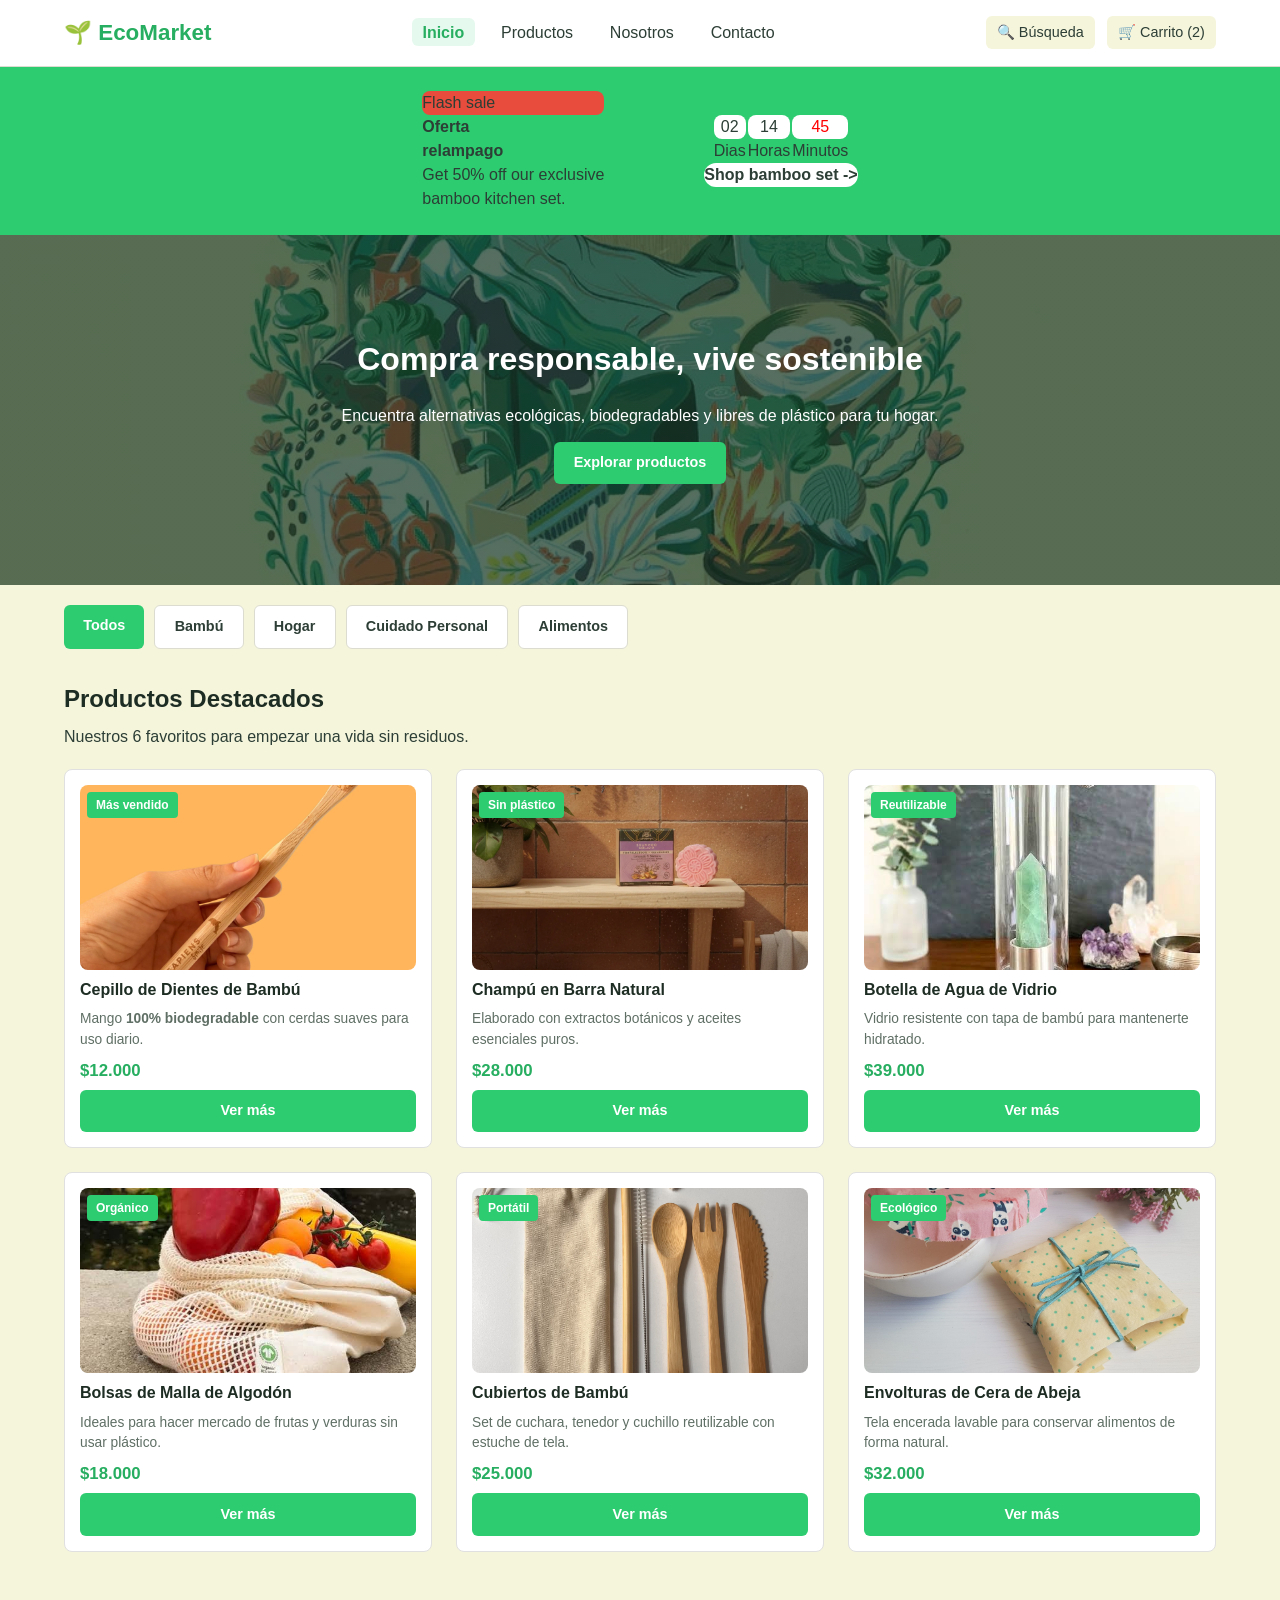
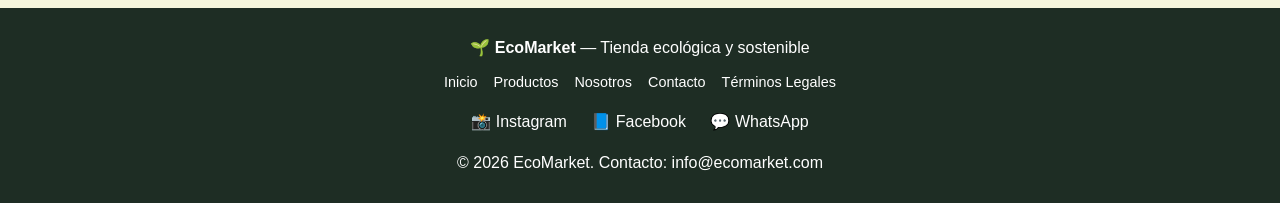
<file: index.html>
<!DOCTYPE html>
<html lang="es">
<head>
  <meta charset="UTF-8">
  <meta name="viewport" content="width=device-width, initial-scale=1.0">
  <title>EcoMarket | Compra responsable, vive sostenible</title>
  <meta name="description" content="Tienda en línea de productos ecológicos, reutilizables y sustentables para cuidar nuestro planeta.">
  <link rel="stylesheet" href="css/main.css">
  <link rel="stylesheet" href="css/layout.css">
  <link rel="stylesheet" href="css/components.css">
  <link rel="stylesheet" href="css/animations.css">
</head>
<body>
  <header class="header">
    <div class="contenedor header__contenedor">
      <a href="index.html" class="header__logo">🌱 EcoMarket</a>
      <nav class="header__nav" aria-label="Navegación principal">
        <ul class="header__lista">
          <li class="header__item"><a href="index.html" class="header__enlace header__enlace--activo">Inicio</a></li>
          <li class="header__item"><a href="views/productos.html" class="header__enlace">Productos</a></li>
          <li class="header__item"><a href="views/sobre-nosotros.html" class="header__enlace">Nosotros</a></li>
          <li class="header__item"><a href="views/contacto.html" class="header__enlace">Contacto</a></li>
        </ul>
      </nav>
      <div class="header__acciones">
        <a href="views/productos.html" class="header__icono">🔍 Búsqueda</a>
        <a href="views/productos.html" class="header__icono">🛒 Carrito (2)</a>
      </div>
    </div>
  </header>
<section class="parcial">
  <div class="bloque1parcial">
    <p class="flash">  Flash sale</p>
    <p> <b>Oferta <br> relampago</b>  </p>
    <p> Get 50% off our exclusive <br> bamboo kitchen set.</p>
  </div>
  <div>
    <div>
<div class="numerosparcial">
  <div>
    <p class="borden">02</p>
    <p>Dias</p>
  </div>
  <div>
    <p class="borden">14</p>
    <p>Horas</p>
  </div>
  <div>
    <p class="minutopar">45</p>
    <p>Minutos</p>
  </div>

</div>
    </div>
  <div>
    <p class="shop"><b>Shop bamboo set -></b></p>
  </div>
  </div>
</section>

  <main>
    <section class="hero">
      <div class="hero__caja">
        <h1>Compra responsable, vive sostenible</h1>
        <p>Encuentra alternativas ecológicas, biodegradables y libres de plástico para tu hogar.</p>
        <a href="views/productos.html" class="btn">Explorar productos</a>
      </div>
    </section>

    <div class="categorias contenedor">
      <a href="views/productos.html" class="btn">Todos</a>
      <a href="views/productos.html" class="btn btn--secundario">Bambú</a>
      <a href="views/productos.html" class="btn btn--secundario">Hogar</a>
      <a href="views/productos.html" class="btn btn--secundario">Cuidado Personal</a>
      <a href="views/productos.html" class="btn btn--secundario">Alimentos</a>
    </div>

    <section class="destacados contenedor">
      <div class="seccion-encabezado">
        <h2>Productos Destacados</h2>
        <p>Nuestros 6 favoritos para empezar una vida sin residuos.</p>
      </div>

      <div class="grid-productos">
        <article class="tarjeta">
          <span class="tarjeta__etiqueta">Más vendido</span>
          <img src="img/products/Cepillo de dientes de bambú.webp" alt="Cepillo de dientes de bambú" class="tarjeta__imagen">
          <div class="tarjeta__cuerpo">
            <h3 class="tarjeta__nombre">Cepillo de Dientes de Bambú</h3>
            <p class="tarjeta__descripcion">Mango <strong>100% biodegradable</strong> con cerdas suaves para uso diario.</p>
            <p class="tarjeta__precio-actual">$12.000</p>
            <a href="views/productos.html" class="btn">Ver más</a>
          </div>
        </article>

        <article class="tarjeta">
          <span class="tarjeta__etiqueta">Sin plástico</span>
          <img src="img/products/Champú en barra.webp" alt="Champú en barra natural" class="tarjeta__imagen">
          <div class="tarjeta__cuerpo">
            <h3 class="tarjeta__nombre">Champú en Barra Natural</h3>
            <p class="tarjeta__descripcion">Elaborado con extractos botánicos y aceites esenciales puros.</p>
            <p class="tarjeta__precio-actual">$28.000</p>
            <a href="views/productos.html" class="btn">Ver más</a>
          </div>
        </article>

        <article class="tarjeta">
          <span class="tarjeta__etiqueta">Reutilizable</span>
          <img src="img/products/Termo o botella de agua de vidrio.jpg" alt="Termo o botella de agua de vidrio" class="tarjeta__imagen">
          <div class="tarjeta__cuerpo">
            <h3 class="tarjeta__nombre">Botella de Agua de Vidrio</h3>
            <p class="tarjeta__descripcion">Vidrio resistente con tapa de bambú para mantenerte hidratado.</p>
            <p class="tarjeta__precio-actual">$39.000</p>
            <a href="views/productos.html" class="btn">Ver más</a>
          </div>
        </article>

        <article class="tarjeta">
          <span class="tarjeta__etiqueta">Orgánico</span>
          <img src="img/products/Bolsas de malla de algodón.jpg" alt="Bolsas de malla de algodón" class="tarjeta__imagen">
          <div class="tarjeta__cuerpo">
            <h3 class="tarjeta__nombre">Bolsas de Malla de Algodón</h3>
            <p class="tarjeta__descripcion">Ideales para hacer mercado de frutas y verduras sin usar plástico.</p>
            <p class="tarjeta__precio-actual">$18.000</p>
            <a href="views/productos.html" class="btn">Ver más</a>
          </div>
        </article>

        <article class="tarjeta">
          <span class="tarjeta__etiqueta">Portátil</span>
          <img src="img/products/Cubiertos de bambú para llevar.jpg" alt="Cubiertos de bambú para llevar" class="tarjeta__imagen">
          <div class="tarjeta__cuerpo">
            <h3 class="tarjeta__nombre">Cubiertos de Bambú</h3>
            <p class="tarjeta__descripcion">Set de cuchara, tenedor y cuchillo reutilizable con estuche de tela.</p>
            <p class="tarjeta__precio-actual">$25.000</p>
            <a href="views/productos.html" class="btn">Ver más</a>
          </div>
        </article>

        <article class="tarjeta">
          <span class="tarjeta__etiqueta">Ecológico</span>
          <img src="img/products/Envolturas de cera de abeja.jpg" alt="Envolturas de cera de abeja" class="tarjeta__imagen">
          <div class="tarjeta__cuerpo">
            <h3 class="tarjeta__nombre">Envolturas de Cera de Abeja</h3>
            <p class="tarjeta__descripcion">Tela encerada lavable para conservar alimentos de forma natural.</p>
            <p class="tarjeta__precio-actual">$32.000</p>
            <a href="views/productos.html" class="btn">Ver más</a>
          </div>
        </article>
      </div>
    </section>
  </main>

  <footer class="footer">
    <div class="contenedor footer__contenedor">
      <p><strong>🌱 EcoMarket</strong> — Tienda ecológica y sostenible</p>
      <ul class="footer__enlaces">
        <li><a href="index.html">Inicio</a></li>
        <li><a href="views/productos.html">Productos</a></li>
        <li><a href="views/sobre-nosotros.html">Nosotros</a></li>
        <li><a href="views/contacto.html">Contacto</a></li>
        <li><a href="views/sobre-nosotros.html">Términos Legales</a></li>
      </ul>
      <div>
        <a href="https://instagram.com" target="_blank" rel="noopener" class="icono-red">📸 Instagram</a>
        <a href="https://facebook.com" target="_blank" rel="noopener" class="icono-red">📘 Facebook</a>
        <a href="https://whatsapp.com" target="_blank" rel="noopener" class="icono-red">💬 WhatsApp</a>
      </div>
      <p>&copy; 2026 EcoMarket. Contacto: info@ecomarket.com</p>
    </div>
  </footer>
</body>
</html>
</file>
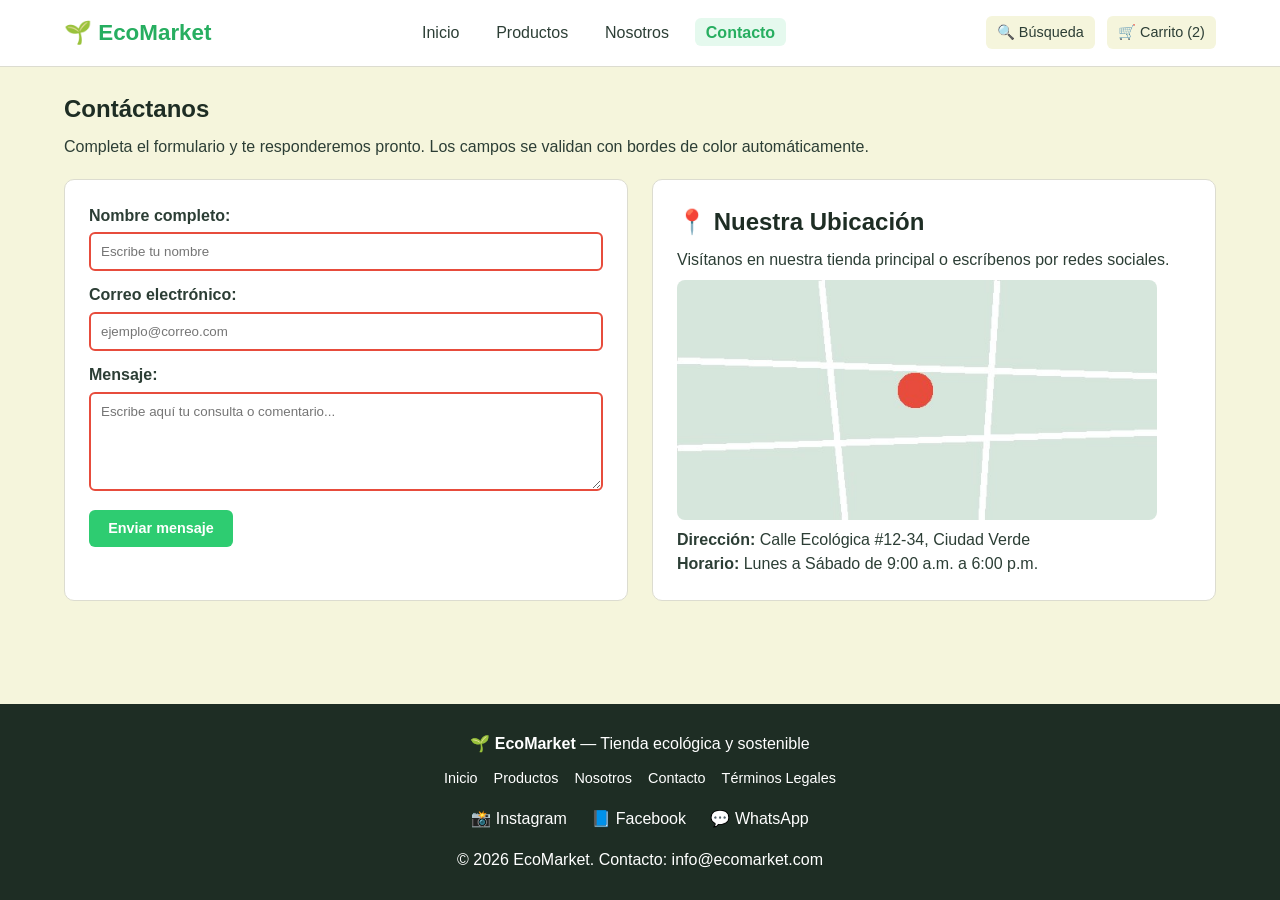
<file: views/contacto.html>
<!DOCTYPE html>
<html lang="es">
<head>
  <meta charset="UTF-8">
  <meta name="viewport" content="width=device-width, initial-scale=1.0">
  <title>Contacto | EcoMarket</title>
  <meta name="description" content="Ponte en contacto con el equipo de EcoMarket para resolver tus dudas sobre productos ecológicos.">
  <link rel="stylesheet" href="../css/main.css">
  <link rel="stylesheet" href="../css/layout.css">
  <link rel="stylesheet" href="../css/components.css">
  <link rel="stylesheet" href="../css/animations.css">
</head>
<body>
  <header class="header">
    <div class="contenedor header__contenedor">
      <a href="../index.html" class="header__logo">🌱 EcoMarket</a>
      <nav class="header__nav" aria-label="Navegación principal">
        <ul class="header__lista">
          <li class="header__item"><a href="../index.html" class="header__enlace">Inicio</a></li>
          <li class="header__item"><a href="productos.html" class="header__enlace">Productos</a></li>
          <li class="header__item"><a href="sobre-nosotros.html" class="header__enlace">Nosotros</a></li>
          <li class="header__item"><a href="contacto.html" class="header__enlace header__enlace--activo">Contacto</a></li>
        </ul>
      </nav>
      <div class="header__acciones">
        <a href="productos.html" class="header__icono">🔍 Búsqueda</a>
        <a href="productos.html" class="header__icono">🛒 Carrito (2)</a>
      </div>
    </div>
  </header>

  <main class="contenedor">
    <section class="contacto-seccion">
      <div class="seccion-encabezado">
        <h1>Contáctanos</h1>
        <p>Completa el formulario y te responderemos pronto. Los campos se validan con bordes de color automáticamente.</p>
      </div>

      <div class="contacto-grid">
        <form class="form-contacto" action="#" method="GET">
          <label for="nombre">Nombre completo:</label>
          <input type="text" id="nombre" name="nombre" placeholder="Escribe tu nombre" required>

          <label for="email">Correo electrónico:</label>
          <input type="email" id="email" name="email" placeholder="ejemplo@correo.com" required>

          <label for="mensaje">Mensaje:</label>
          <textarea id="mensaje" name="mensaje" rows="5" placeholder="Escribe aquí tu consulta o comentario..." required></textarea>

          <button type="submit" class="btn">Enviar mensaje</button>
        </form>

        <div class="ubicacion">
          <h2>📍 Nuestra Ubicación</h2>
          <p>Visítanos en nuestra tienda principal o escríbenos por redes sociales.</p>
          <img src="../img/mapa.jpg" alt="Mapa de ubicación de la sede EcoMarket" class="img-mapa">
          <p><strong>Dirección:</strong> Calle Ecológica #12-34, Ciudad Verde</p>
          <p><strong>Horario:</strong> Lunes a Sábado de 9:00 a.m. a 6:00 p.m.</p>
        </div>
      </div>
    </section>
  </main>

  <footer class="footer">
    <div class="contenedor footer__contenedor">
      <p><strong>🌱 EcoMarket</strong> — Tienda ecológica y sostenible</p>
      <ul class="footer__enlaces">
        <li><a href="../index.html">Inicio</a></li>
        <li><a href="productos.html">Productos</a></li>
        <li><a href="sobre-nosotros.html">Nosotros</a></li>
        <li><a href="contacto.html">Contacto</a></li>
        <li><a href="sobre-nosotros.html">Términos Legales</a></li>
      </ul>
      <div class="redes-sociales">
        <a href="https://instagram.com" target="_blank" rel="noopener" class="icono-red" aria-label="Instagram">📸 Instagram</a>
        <a href="https://facebook.com" target="_blank" rel="noopener" class="icono-red" aria-label="Facebook">📘 Facebook</a>
        <a href="https://whatsapp.com" target="_blank" rel="noopener" class="icono-red" aria-label="WhatsApp">💬 WhatsApp</a>
      </div>
      <p>&copy; 2026 EcoMarket. Contacto: info@ecomarket.com</p>
    </div>
  </footer>
</body>
</html>
</file>
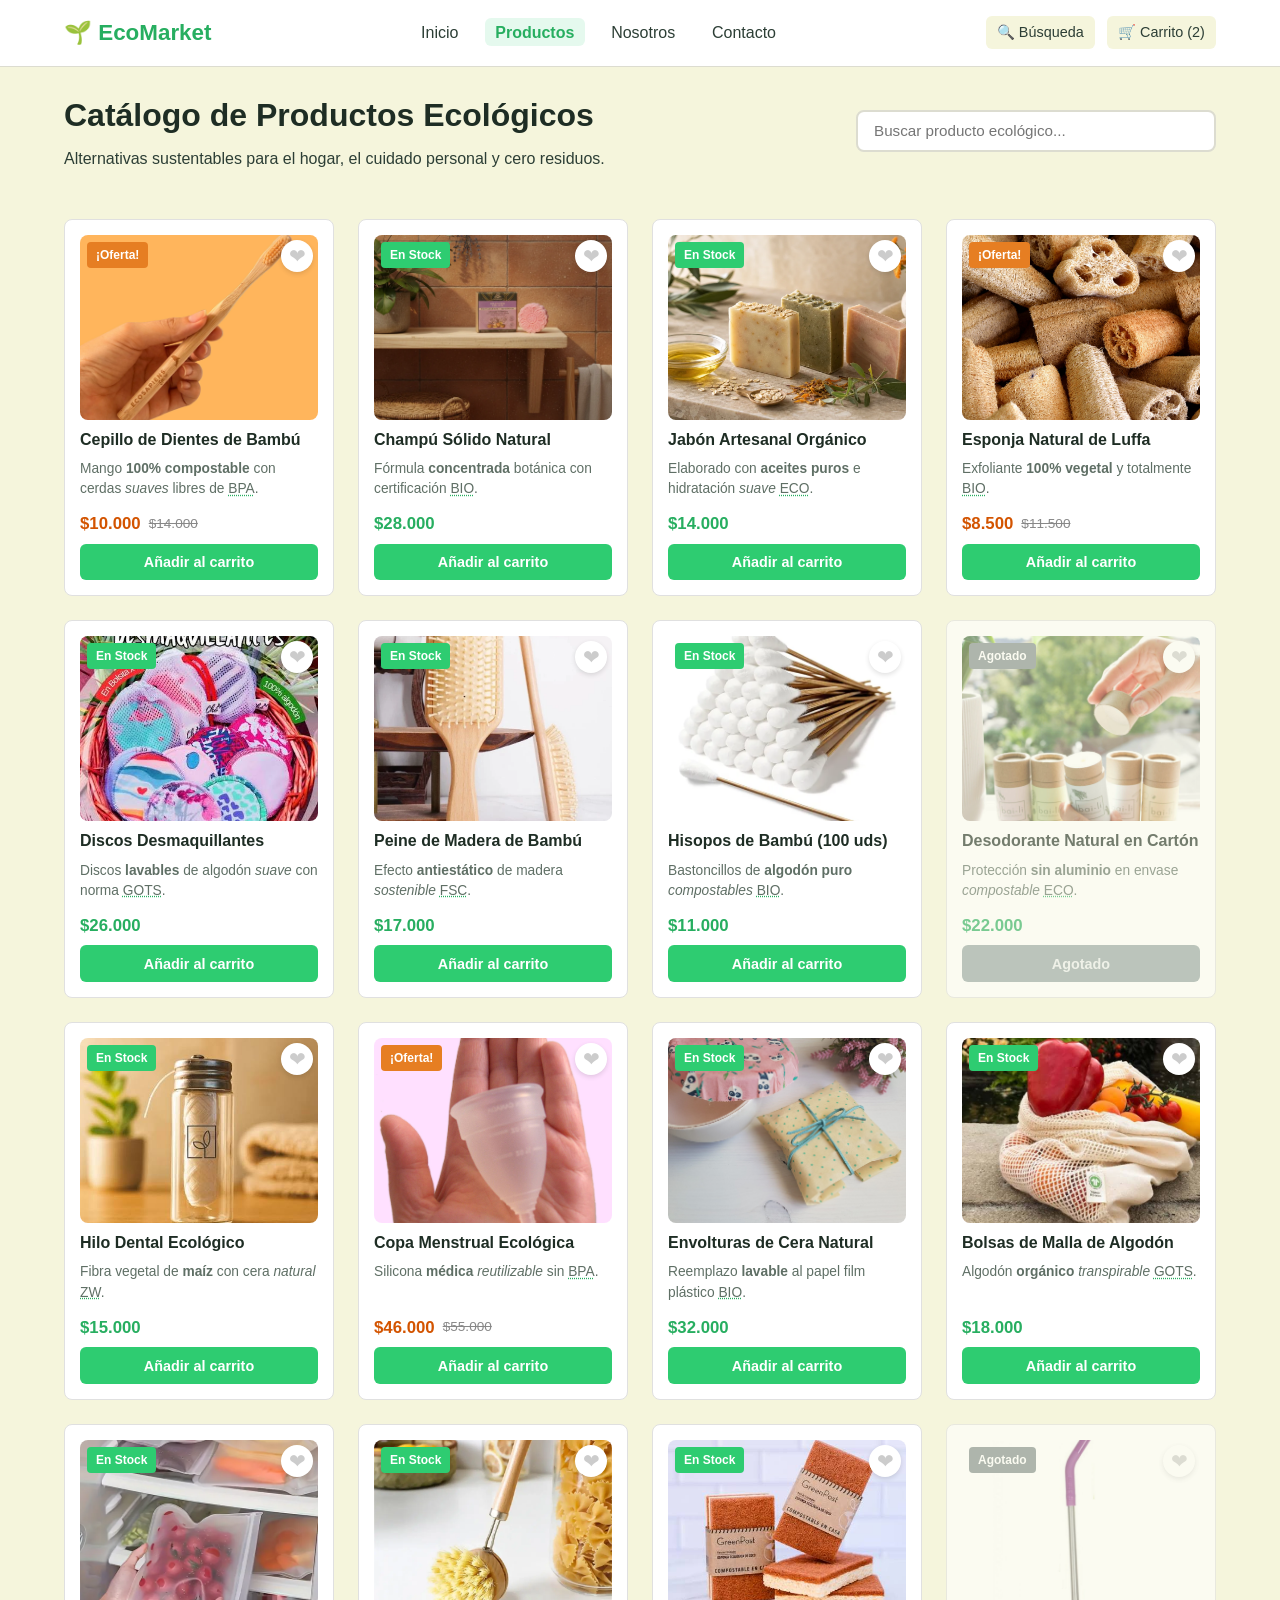
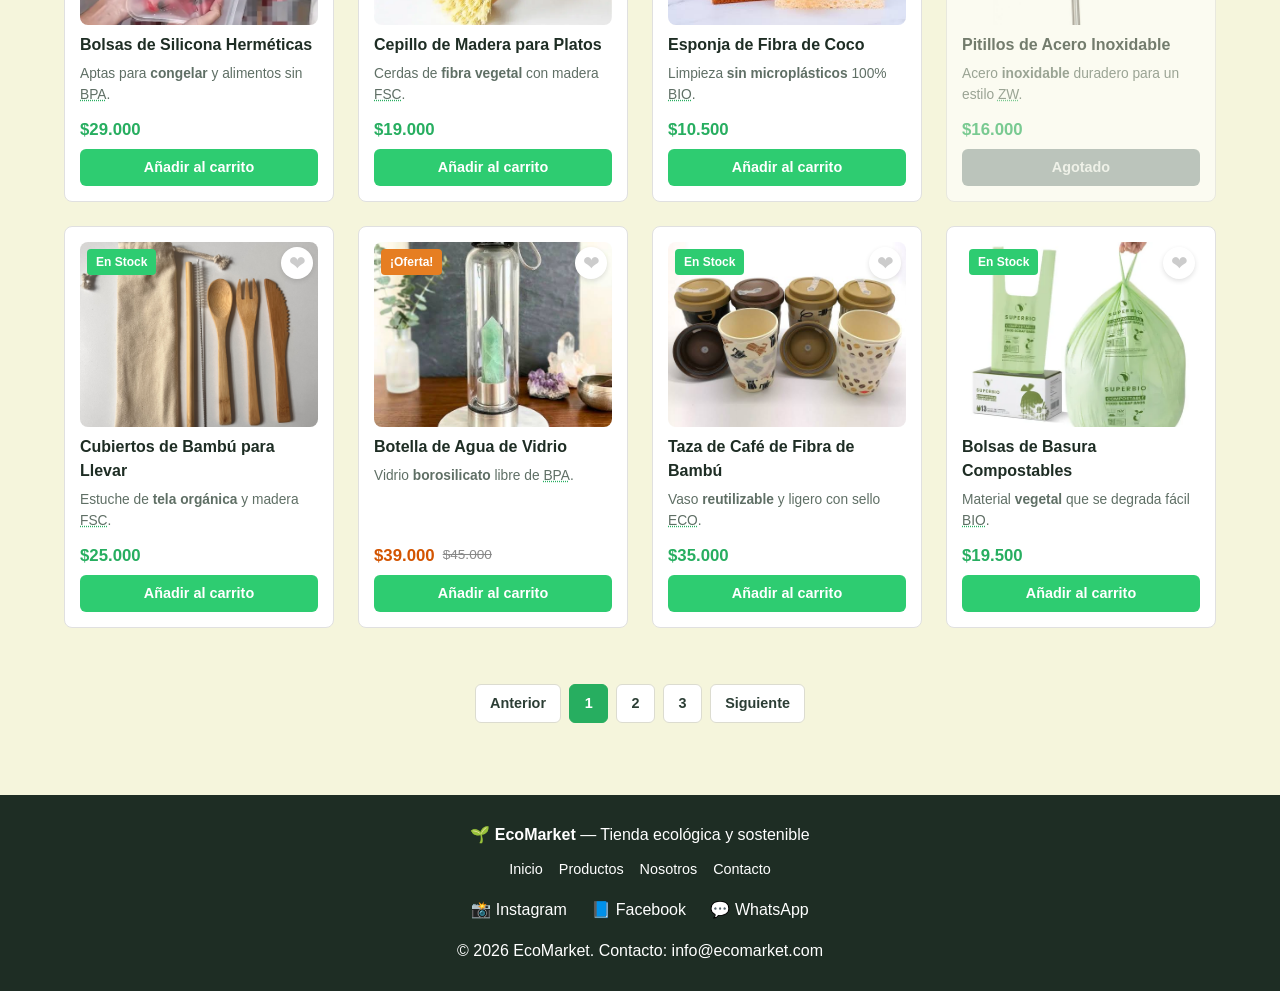
<file: views/productos.html>
﻿<!DOCTYPE html>
<html lang="es">
<head>
  <meta charset="UTF-8">
  <meta name="viewport" content="width=device-width, initial-scale=1.0">
  <title>Catálogo de Productos Sostenibles | EcoMarket</title>
  <meta name="description" content="Explora el catálogo de 20 productos ecológicos, biodegradables y libres de plástico de EcoMarket para un estilo de vida sustentable.">
  <link rel="stylesheet" href="../css/main.css">
  <link rel="stylesheet" href="../css/layout.css">
  <link rel="stylesheet" href="../css/components.css">
  <link rel="stylesheet" href="../css/animations.css">
</head>
<body>
  <header class="header">
    <div class="contenedor header__contenedor">
      <a href="../index.html" class="header__logo">🌱 EcoMarket</a>
      <nav class="header__nav" aria-label="Navegación principal">
        <ul class="header__lista">
          <li class="header__item"><a href="../index.html" class="header__enlace">Inicio</a></li>
          <li class="header__item"><a href="productos.html" class="header__enlace header__enlace--activo">Productos</a></li>
          <li class="header__item"><a href="sobre-nosotros.html" class="header__enlace">Nosotros</a></li>
          <li class="header__item"><a href="contacto.html" class="header__enlace">Contacto</a></li>
        </ul>
      </nav>
      <div class="header__acciones">
        <a href="#buscador-catalogo" class="header__icono" aria-label="Ir al buscador">🔍 Búsqueda</a>
        <a href="productos.html" class="header__icono" aria-label="Ver carrito de compras">🛒 Carrito (2)</a>
      </div>
    </div>
  </header>

  <main class="catalogo contenedor">
    <div class="catalogo__barra-superior">
      <div class="catalogo__encabezado">
        <h1 class="catalogo__titulo">Catálogo de Productos Ecológicos</h1>
        <p class="catalogo__subtitulo">Alternativas sustentables para el hogar, el cuidado personal y cero residuos.</p>
      </div>
      <form class="buscador" role="search">
        <input type="search" id="buscador-catalogo" class="buscador__input" placeholder="Buscar producto ecológico...">
      </form>
    </div>

    <div class="catalogo__layout">
      <div class="catalogo__contenido">
        <section class="catalogo__grid" aria-label="Listado de 20 productos ecológicos">
          <!-- 1. cepillo-bambu.jpg -->
          <article class="tarjeta tarjeta--descuento">
            <span class="tarjeta__etiqueta tarjeta__etiqueta--oferta">¡Oferta!</span>
            <input type="checkbox" id="fav-1" class="tarjeta__fav-check" hidden>
            <label for="fav-1" class="tarjeta__fav-label" aria-label="Favorito">❤</label>
            <img src="../img/products/cepillo-bambu.jpg" alt="Cepillo dental de bambú ecológico con cerdas suaves" class="tarjeta__imagen" width="320" height="220">
            <div class="tarjeta__cuerpo">
              <h3 class="tarjeta__nombre">Cepillo de Dientes de Bambú</h3>
              <p class="tarjeta__descripcion">Mango <strong>100% compostable</strong> con cerdas <em>suaves</em> libres de <abbr title="Bisfenol A">BPA</abbr>.</p>
              <div class="tarjeta__precios">
                <span class="tarjeta__precio-actual">$10.000</span>
                <s class="tarjeta__precio-anterior">$14.000</s>
              </div>
              <button type="button" class="btn">Añadir al carrito</button>
            </div>
          </article>

          <!-- 2. champu-solido.jpg -->
          <article class="tarjeta">
            <span class="tarjeta__etiqueta">En Stock</span>
            <input type="checkbox" id="fav-2" class="tarjeta__fav-check" hidden>
            <label for="fav-2" class="tarjeta__fav-label" aria-label="Favorito">❤</label>
            <img src="../img/products/champu-solido.jpg" alt="Champú sólido artesanal con aceites esenciales naturales" class="tarjeta__imagen" width="320" height="220">
            <div class="tarjeta__cuerpo">
              <h3 class="tarjeta__nombre">Champú Sólido Natural</h3>
              <p class="tarjeta__descripcion">Fórmula <strong>concentrada</strong> botánica con certificación <abbr title="Biodegradable">BIO</abbr>.</p>
              <div class="tarjeta__precios">
                <span class="tarjeta__precio-actual">$28.000</span>
              </div>
              <button type="button" class="btn">Añadir al carrito</button>
            </div>
          </article>

          <!-- 3. jabon-organico.jpg -->
          <article class="tarjeta">
            <span class="tarjeta__etiqueta">En Stock</span>
            <input type="checkbox" id="fav-3" class="tarjeta__fav-check" hidden>
            <label for="fav-3" class="tarjeta__fav-label" aria-label="Favorito">❤</label>
            <img src="../img/products/jabon-organico.jpg" alt="Jabón artesanal orgánico saponificado en frío" class="tarjeta__imagen" width="320" height="220">
            <div class="tarjeta__cuerpo">
              <h3 class="tarjeta__nombre">Jabón Artesanal Orgánico</h3>
              <p class="tarjeta__descripcion">Elaborado con <strong>aceites puros</strong> e hidratación <em>suave</em> <abbr title="Ecológico">ECO</abbr>.</p>
              <div class="tarjeta__precios">
                <span class="tarjeta__precio-actual">$14.000</span>
              </div>
              <button type="button" class="btn">Añadir al carrito</button>
            </div>
          </article>

          <!-- 4. esponja-luffa.jpg -->
          <article class="tarjeta tarjeta--descuento">
            <span class="tarjeta__etiqueta tarjeta__etiqueta--oferta">¡Oferta!</span>
            <input type="checkbox" id="fav-4" class="tarjeta__fav-check" hidden>
            <label for="fav-4" class="tarjeta__fav-label" aria-label="Favorito">❤</label>
            <img src="../img/products/esponja-luffa.jpg" alt="Esponja vegetal de luffa para baño y ducha" class="tarjeta__imagen" width="320" height="220">
            <div class="tarjeta__cuerpo">
              <h3 class="tarjeta__nombre">Esponja Natural de Luffa</h3>
              <p class="tarjeta__descripcion">Exfoliante <strong>100% vegetal</strong> y totalmente <abbr title="Biodegradable">BIO</abbr>.</p>
              <div class="tarjeta__precios">
                <span class="tarjeta__precio-actual">$8.500</span>
                <s class="tarjeta__precio-anterior">$11.500</s>
              </div>
              <button type="button" class="btn">Añadir al carrito</button>
            </div>
          </article>

          <!-- 5. discos-desmaquillantes.jpg -->
          <article class="tarjeta">
            <span class="tarjeta__etiqueta">En Stock</span>
            <input type="checkbox" id="fav-5" class="tarjeta__fav-check" hidden>
            <label for="fav-5" class="tarjeta__fav-label" aria-label="Favorito">❤</label>
            <img src="../img/products/discos-desmaquillantes.jpg" alt="Discos desmaquillantes lavables de algodón orgánico" class="tarjeta__imagen" width="320" height="220">
            <div class="tarjeta__cuerpo">
              <h3 class="tarjeta__nombre">Discos Desmaquillantes</h3>
              <p class="tarjeta__descripcion">Discos <strong>lavables</strong> de algodón <em>suave</em> con norma <abbr title="Global Organic Textile Standard">GOTS</abbr>.</p>
              <div class="tarjeta__precios">
                <span class="tarjeta__precio-actual">$26.000</span>
              </div>
              <button type="button" class="btn">Añadir al carrito</button>
            </div>
          </article>

          <!-- 6. peine-madera.jpg -->
          <article class="tarjeta">
            <span class="tarjeta__etiqueta">En Stock</span>
            <input type="checkbox" id="fav-6" class="tarjeta__fav-check" hidden>
            <label for="fav-6" class="tarjeta__fav-label" aria-label="Favorito">❤</label>
            <img src="../img/products/peine-madera.jpg" alt="Peine antiestático de madera pulida natural" class="tarjeta__imagen" width="320" height="220">
            <div class="tarjeta__cuerpo">
              <h3 class="tarjeta__nombre">Peine de Madera de Bambú</h3>
              <p class="tarjeta__descripcion">Efecto <strong>antiestático</strong> de madera <em>sostenible</em> <abbr title="Forest Stewardship Council">FSC</abbr>.</p>
              <div class="tarjeta__precios">
                <span class="tarjeta__precio-actual">$17.000</span>
              </div>
              <button type="button" class="btn">Añadir al carrito</button>
            </div>
          </article>

          <!-- 7. hisopos-bambu.jpg -->
          <article class="tarjeta">
            <span class="tarjeta__etiqueta">En Stock</span>
            <input type="checkbox" id="fav-7" class="tarjeta__fav-check" hidden>
            <label for="fav-7" class="tarjeta__fav-label" aria-label="Favorito">❤</label>
            <img src="../img/products/hisopos-bambu.jpg" alt="Hisopos biodegradables de bambú y algodón" class="tarjeta__imagen" width="320" height="220">
            <div class="tarjeta__cuerpo">
              <h3 class="tarjeta__nombre">Hisopos de Bambú (100 uds)</h3>
              <p class="tarjeta__descripcion">Bastoncillos de <strong>algodón puro</strong> <em>compostables</em> <abbr title="Biodegradable">BIO</abbr>.</p>
              <div class="tarjeta__precios">
                <span class="tarjeta__precio-actual">$11.000</span>
              </div>
              <button type="button" class="btn">Añadir al carrito</button>
            </div>
          </article>

          <!-- 8. desodorante-natural.jpg (AGOTADO 1) -->
          <article class="tarjeta tarjeta--agotado">
            <span class="tarjeta__etiqueta tarjeta__etiqueta--agotado">Agotado</span>
            <input type="checkbox" id="fav-8" class="tarjeta__fav-check" hidden>
            <label for="fav-8" class="tarjeta__fav-label" aria-label="Favorito">❤</label>
            <img src="../img/products/desodorante-natural.jpg" alt="Desodorante natural en empaque de cartón reciclable" class="tarjeta__imagen" width="320" height="220">
            <div class="tarjeta__cuerpo">
              <h3 class="tarjeta__nombre">Desodorante Natural en Cartón</h3>
              <p class="tarjeta__descripcion">Protección <strong>sin aluminio</strong> en envase <em>compostable</em> <abbr title="Ecológico">ECO</abbr>.</p>
              <div class="tarjeta__precios">
                <span class="tarjeta__precio-actual">$22.000</span>
              </div>
              <button type="button" class="btn" disabled>Agotado</button>
            </div>
          </article>

          <!-- 9. hilo-dental.jpg -->
          <article class="tarjeta">
            <span class="tarjeta__etiqueta">En Stock</span>
            <input type="checkbox" id="fav-9" class="tarjeta__fav-check" hidden>
            <label for="fav-9" class="tarjeta__fav-label" aria-label="Favorito">❤</label>
            <img src="../img/products/hilo-dental.jpg" alt="Hilo dental vegetal en frasco de vidrio recargable" class="tarjeta__imagen" width="320" height="220">
            <div class="tarjeta__cuerpo">
              <h3 class="tarjeta__nombre">Hilo Dental Ecológico</h3>
              <p class="tarjeta__descripcion">Fibra vegetal de <strong>maíz</strong> con cera <em>natural</em> <abbr title="Zero Waste / Basura Cero">ZW</abbr>.</p>
              <div class="tarjeta__precios">
                <span class="tarjeta__precio-actual">$15.000</span>
              </div>
              <button type="button" class="btn">Añadir al carrito</button>
            </div>
          </article>

          <!-- 10. copa-menstrual.jpg -->
          <article class="tarjeta tarjeta--descuento">
            <span class="tarjeta__etiqueta tarjeta__etiqueta--oferta">¡Oferta!</span>
            <input type="checkbox" id="fav-10" class="tarjeta__fav-check" hidden>
            <label for="fav-10" class="tarjeta__fav-label" aria-label="Favorito">❤</label>
            <img src="../img/products/copa-menstrual.jpg" alt="Copa menstrual reutilizable de grado médico" class="tarjeta__imagen" width="320" height="220">
            <div class="tarjeta__cuerpo">
              <h3 class="tarjeta__nombre">Copa Menstrual Ecológica</h3>
              <p class="tarjeta__descripcion">Silicona <strong>médica</strong> <em>reutilizable</em> sin <abbr title="Bisfenol A">BPA</abbr>.</p>
              <div class="tarjeta__precios">
                <span class="tarjeta__precio-actual">$46.000</span>
                <s class="tarjeta__precio-anterior">$55.000</s>
              </div>
              <button type="button" class="btn">Añadir al carrito</button>
            </div>
          </article>

          <!-- 11. envoltura-cera.jpg -->
          <article class="tarjeta">
            <span class="tarjeta__etiqueta">En Stock</span>
            <input type="checkbox" id="fav-11" class="tarjeta__fav-check" hidden>
            <label for="fav-11" class="tarjeta__fav-label" aria-label="Favorito">❤</label>
            <img src="../img/products/envoltura-cera.jpg" alt="Envolturas de tela encerada reutilizables para alimentos" class="tarjeta__imagen" width="320" height="220">
            <div class="tarjeta__cuerpo">
              <h3 class="tarjeta__nombre">Envolturas de Cera Natural</h3>
              <p class="tarjeta__descripcion">Reemplazo <strong>lavable</strong> al papel film plástico <abbr title="Biodegradable">BIO</abbr>.</p>
              <div class="tarjeta__precios">
                <span class="tarjeta__precio-actual">$32.000</span>
              </div>
              <button type="button" class="btn">Añadir al carrito</button>
            </div>
          </article>

          <!-- 12. bolsas-malla.jpg -->
          <article class="tarjeta">
            <span class="tarjeta__etiqueta">En Stock</span>
            <input type="checkbox" id="fav-12" class="tarjeta__fav-check" hidden>
            <label for="fav-12" class="tarjeta__fav-label" aria-label="Favorito">❤</label>
            <img src="../img/products/bolsas-malla.jpg" alt="Bolsas de malla de algodón reutilizables para mercado" class="tarjeta__imagen" width="320" height="220">
            <div class="tarjeta__cuerpo">
              <h3 class="tarjeta__nombre">Bolsas de Malla de Algodón</h3>
              <p class="tarjeta__descripcion">Algodón <strong>orgánico</strong> <em>transpirable</em> <abbr title="Global Organic Textile Standard">GOTS</abbr>.</p>
              <div class="tarjeta__precios">
                <span class="tarjeta__precio-actual">$18.000</span>
              </div>
              <button type="button" class="btn">Añadir al carrito</button>
            </div>
          </article>

          <!-- 13. bolsas-silicona.jpg -->
          <article class="tarjeta">
            <span class="tarjeta__etiqueta">En Stock</span>
            <input type="checkbox" id="fav-13" class="tarjeta__fav-check" hidden>
            <label for="fav-13" class="tarjeta__fav-label" aria-label="Favorito">❤</label>
            <img src="../img/products/bolsas-silicona.jpg" alt="Bolsas de silicona herméticas reutilizables" class="tarjeta__imagen" width="320" height="220">
            <div class="tarjeta__cuerpo">
              <h3 class="tarjeta__nombre">Bolsas de Silicona Herméticas</h3>
              <p class="tarjeta__descripcion">Aptas para <strong>congelar</strong> y alimentos sin <abbr title="Bisfenol A">BPA</abbr>.</p>
              <div class="tarjeta__precios">
                <span class="tarjeta__precio-actual">$29.000</span>
              </div>
              <button type="button" class="btn">Añadir al carrito</button>
            </div>
          </article>

          <!-- 14. cepillo-platos.jpg -->
          <article class="tarjeta">
            <span class="tarjeta__etiqueta">En Stock</span>
            <input type="checkbox" id="fav-14" class="tarjeta__fav-check" hidden>
            <label for="fav-14" class="tarjeta__fav-label" aria-label="Favorito">❤</label>
            <img src="../img/products/cepillo-platos.jpg" alt="Cepillo de madera y cerdas vegetales para fregar platos" class="tarjeta__imagen" width="320" height="220">
            <div class="tarjeta__cuerpo">
              <h3 class="tarjeta__nombre">Cepillo de Madera para Platos</h3>
              <p class="tarjeta__descripcion">Cerdas de <strong>fibra vegetal</strong> con madera <abbr title="Forest Stewardship Council">FSC</abbr>.</p>
              <div class="tarjeta__precios">
                <span class="tarjeta__precio-actual">$19.000</span>
              </div>
              <button type="button" class="btn">Añadir al carrito</button>
            </div>
          </article>

          <!-- 15. esponja-coco.jpg -->
          <article class="tarjeta">
            <span class="tarjeta__etiqueta">En Stock</span>
            <input type="checkbox" id="fav-15" class="tarjeta__fav-check" hidden>
            <label for="fav-15" class="tarjeta__fav-label" aria-label="Favorito">❤</label>
            <img src="../img/products/esponja-coco.jpg" alt="Esponja de fibra de coco ecológica para cocina" class="tarjeta__imagen" width="320" height="220">
            <div class="tarjeta__cuerpo">
              <h3 class="tarjeta__nombre">Esponja de Fibra de Coco</h3>
              <p class="tarjeta__descripcion">Limpieza <strong>sin microplásticos</strong> 100% <abbr title="Biodegradable">BIO</abbr>.</p>
              <div class="tarjeta__precios">
                <span class="tarjeta__precio-actual">$10.500</span>
              </div>
              <button type="button" class="btn">Añadir al carrito</button>
            </div>
          </article>

          <!-- 16. pitillos-acero.jpg (AGOTADO 2) -->
          <article class="tarjeta tarjeta--agotado">
            <span class="tarjeta__etiqueta tarjeta__etiqueta--agotado">Agotado</span>
            <input type="checkbox" id="fav-16" class="tarjeta__fav-check" hidden>
            <label for="fav-16" class="tarjeta__fav-label" aria-label="Favorito">❤</label>
            <img src="../img/products/pitillos-acero.jpg" alt="Pack de pitillos de acero inoxidable reutilizables" class="tarjeta__imagen" width="320" height="220">
            <div class="tarjeta__cuerpo">
              <h3 class="tarjeta__nombre">Pitillos de Acero Inoxidable</h3>
              <p class="tarjeta__descripcion">Acero <strong>inoxidable</strong> duradero para un estilo <abbr title="Zero Waste / Basura Cero">ZW</abbr>.</p>
              <div class="tarjeta__precios">
                <span class="tarjeta__precio-actual">$16.000</span>
              </div>
              <button type="button" class="btn" disabled>Agotado</button>
            </div>
          </article>

          <!-- 17. cubiertos-bambu.jpg -->
          <article class="tarjeta">
            <span class="tarjeta__etiqueta">En Stock</span>
            <input type="checkbox" id="fav-17" class="tarjeta__fav-check" hidden>
            <label for="fav-17" class="tarjeta__fav-label" aria-label="Favorito">❤</label>
            <img src="../img/products/cubiertos-bambu.jpg" alt="Set portátil de cubiertos de bambú con funda de tela" class="tarjeta__imagen" width="320" height="220">
            <div class="tarjeta__cuerpo">
              <h3 class="tarjeta__nombre">Cubiertos de Bambú para Llevar</h3>
              <p class="tarjeta__descripcion">Estuche de <strong>tela orgánica</strong> y madera <abbr title="Forest Stewardship Council">FSC</abbr>.</p>
              <div class="tarjeta__precios">
                <span class="tarjeta__precio-actual">$25.000</span>
              </div>
              <button type="button" class="btn">Añadir al carrito</button>
            </div>
          </article>

          <!-- 18. botella-vidrio.jpg -->
          <article class="tarjeta tarjeta--descuento">
            <span class="tarjeta__etiqueta tarjeta__etiqueta--oferta">¡Oferta!</span>
            <input type="checkbox" id="fav-18" class="tarjeta__fav-check" hidden>
            <label for="fav-18" class="tarjeta__fav-label" aria-label="Favorito">❤</label>
            <img src="../img/products/botella-vidrio.jpg" alt="Botella de agua de vidrio borosilicato reutilizable" class="tarjeta__imagen" width="320" height="220">
            <div class="tarjeta__cuerpo">
              <h3 class="tarjeta__nombre">Botella de Agua de Vidrio</h3>
              <p class="tarjeta__descripcion">Vidrio <strong>borosilicato</strong> libre de <abbr title="Bisfenol A">BPA</abbr>.</p>
              <div class="tarjeta__precios">
                <span class="tarjeta__precio-actual">$39.000</span>
                <s class="tarjeta__precio-anterior">$45.000</s>
              </div>
              <button type="button" class="btn">Añadir al carrito</button>
            </div>
          </article>

          <!-- 19. taza-cafe.jpg -->
          <article class="tarjeta">
            <span class="tarjeta__etiqueta">En Stock</span>
            <input type="checkbox" id="fav-19" class="tarjeta__fav-check" hidden>
            <label for="fav-19" class="tarjeta__fav-label" aria-label="Favorito">❤</label>
            <img src="../img/products/taza-cafe.jpg" alt="Taza para café reutilizable de fibra de bambú" class="tarjeta__imagen" width="320" height="220">
            <div class="tarjeta__cuerpo">
              <h3 class="tarjeta__nombre">Taza de Café de Fibra de Bambú</h3>
              <p class="tarjeta__descripcion">Vaso <strong>reutilizable</strong> y ligero con sello <abbr title="Ecológico">ECO</abbr>.</p>
              <div class="tarjeta__precios">
                <span class="tarjeta__precio-actual">$35.000</span>
              </div>
              <button type="button" class="btn">Añadir al carrito</button>
            </div>
          </article>

          <!-- 20. bolsas-compostables.jpg -->
          <article class="tarjeta">
            <span class="tarjeta__etiqueta">En Stock</span>
            <input type="checkbox" id="fav-20" class="tarjeta__fav-check" hidden>
            <label for="fav-20" class="tarjeta__fav-label" aria-label="Favorito">❤</label>
            <img src="../img/products/bolsas-compostables.jpg" alt="Bolsas de basura compostables de almidón vegetal" class="tarjeta__imagen" width="320" height="220">
            <div class="tarjeta__cuerpo">
              <h3 class="tarjeta__nombre">Bolsas de Basura Compostables</h3>
              <p class="tarjeta__descripcion">Material <strong>vegetal</strong> que se degrada fácil <abbr title="Biodegradable">BIO</abbr>.</p>
              <div class="tarjeta__precios">
                <span class="tarjeta__precio-actual">$19.500</span>
              </div>
              <button type="button" class="btn">Añadir al carrito</button>
            </div>
          </article>
        </section>

        <nav class="paginacion" aria-label="Paginación del catálogo">
          <a href="#buscador-catalogo" class="paginacion__enlace">Anterior</a>
          <a href="#buscador-catalogo" class="paginacion__enlace paginacion__enlace--activo" aria-current="page">1</a>
          <a href="#buscador-catalogo" class="paginacion__enlace">2</a>
          <a href="#buscador-catalogo" class="paginacion__enlace">3</a>
          <a href="#buscador-catalogo" class="paginacion__enlace">Siguiente</a>
        </nav>
      </div>
    </div>
  </main>

  <footer class="footer">
    <div class="contenedor footer__contenedor">
      <p><strong>🌱 EcoMarket</strong> — Tienda ecológica y sostenible</p>
      <ul class="footer__enlaces">
        <li><a href="../index.html">Inicio</a></li>
        <li><a href="productos.html">Productos</a></li>
        <li><a href="sobre-nosotros.html">Nosotros</a></li>
        <li><a href="contacto.html">Contacto</a></li>
      </ul>
      <div>
        <a href="https://instagram.com" target="_blank" rel="noopener" class="icono-red">📸 Instagram</a>
        <a href="https://facebook.com" target="_blank" rel="noopener" class="icono-red">📘 Facebook</a>
        <a href="https://whatsapp.com" target="_blank" rel="noopener" class="icono-red">💬 WhatsApp</a>
      </div>
      <p>&copy; 2026 EcoMarket. Contacto: <a href="mailto:info@ecomarket.com">info@ecomarket.com</a></p>
    </div>
  </footer>
</body>
</html>
</file>
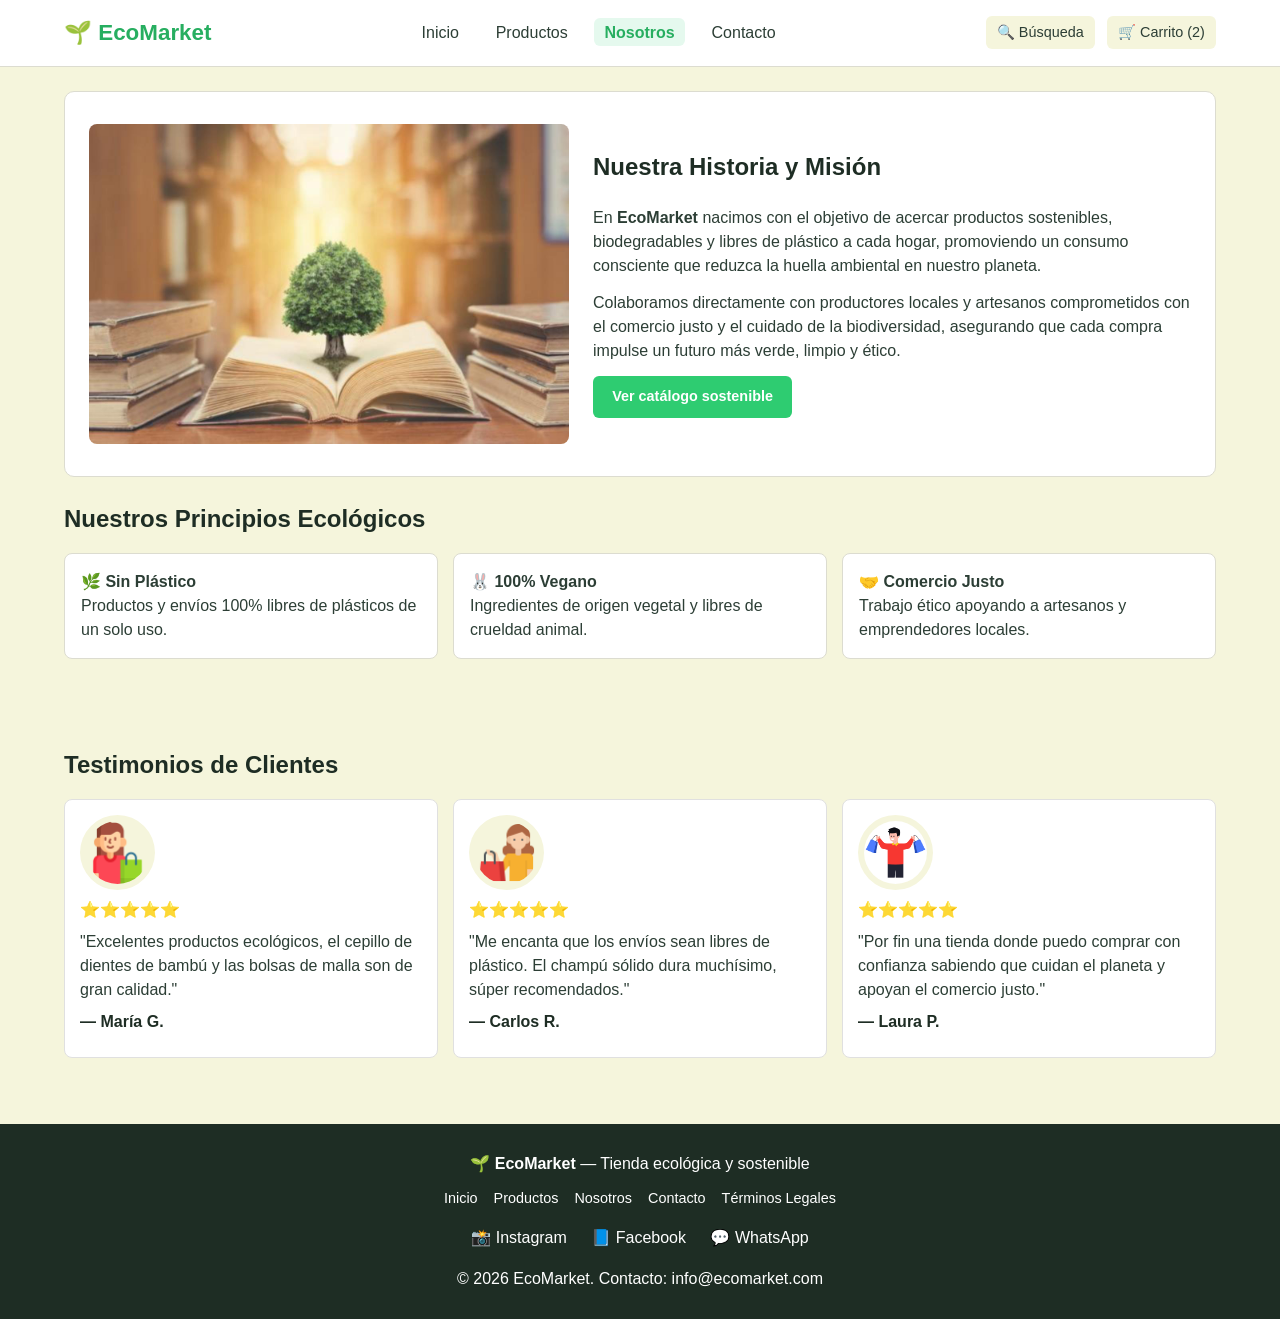
<file: views/sobre-nosotros.html>
<!DOCTYPE html>
<html lang="es">
<head>
  <meta charset="UTF-8">
  <meta name="viewport" content="width=device-width, initial-scale=1.0">
  <title>Sobre Nosotros | EcoMarket</title>
  <meta name="description" content="Conoce la historia, misión y los principios ecológicos de EcoMarket.">
  <link rel="stylesheet" href="../css/main.css">
  <link rel="stylesheet" href="../css/layout.css">
  <link rel="stylesheet" href="../css/components.css">
  <link rel="stylesheet" href="../css/animations.css">
</head>
<body>
  <header class="header">
    <div class="contenedor header__contenedor">
      <a href="../index.html" class="header__logo">🌱 EcoMarket</a>
      <nav class="header__nav" aria-label="Navegación principal">
        <ul class="header__lista">
          <li class="header__item"><a href="../index.html" class="header__enlace">Inicio</a></li>
          <li class="header__item"><a href="productos.html" class="header__enlace">Productos</a></li>
          <li class="header__item"><a href="sobre-nosotros.html" class="header__enlace header__enlace--activo">Nosotros</a></li>
          <li class="header__item"><a href="contacto.html" class="header__enlace">Contacto</a></li>
        </ul>
      </nav>
      <div class="header__acciones">
        <a href="productos.html" class="header__icono">🔍 Búsqueda</a>
        <a href="productos.html" class="header__icono">🛒 Carrito (2)</a>
      </div>
    </div>
  </header>

  <main class="contenedor">
    <section class="sobre-nosotros">
      <div class="historia">
        <img src="../img/historia ecologica.jpg" alt="Libro con un árbol representando la historia ecológica de EcoMarket" class="img-historia">
        <div class="historia__texto">
          <h1>Nuestra Historia y Misión</h1>
          <p>En <strong>EcoMarket</strong> nacimos con el objetivo de acercar productos sostenibles, biodegradables y libres de plástico a cada hogar, promoviendo un consumo consciente que reduzca la huella ambiental en nuestro planeta.</p>
          <p>Colaboramos directamente con productores locales y artesanos comprometidos con el comercio justo y el cuidado de la biodiversidad, asegurando que cada compra impulse un futuro más verde, limpio y ético.</p>
          <a href="productos.html" class="btn">Ver catálogo sostenible</a>
        </div>
      </div>

      <h2 class="subtitulo-seccion">Nuestros Principios Ecológicos</h2>
      <ul class="valores">
        <li>
          <strong>🌿 Sin Plástico</strong>
          <p>Productos y envíos 100% libres de plásticos de un solo uso.</p>
        </li>
        <li>
          <strong>🐰 100% Vegano</strong>
          <p>Ingredientes de origen vegetal y libres de crueldad animal.</p>
        </li>
        <li>
          <strong>🤝 Comercio Justo</strong>
          <p>Trabajo ético apoyando a artesanos y emprendedores locales.</p>
        </li>
      </ul>
    </section>

    <section class="testimonios">
      <h2 class="subtitulo-seccion">Testimonios de Clientes</h2>
      <div class="carrusel">
        <article class="tarjeta tarjeta--testimonio">
          <img src="../img/cliente1.png" alt="Foto de perfil de María G." class="avatar-cliente">
          <p class="estrellas">⭐⭐⭐⭐⭐</p>
          <p>"Excelentes productos ecológicos, el cepillo de dientes de bambú y las bolsas de malla son de gran calidad."</p>
          <h4>— María G.</h4>
        </article>

        <article class="tarjeta tarjeta--testimonio">
          <img src="../img/cliente2.png" alt="Foto de perfil de Carlos R." class="avatar-cliente">
          <p class="estrellas">⭐⭐⭐⭐⭐</p>
          <p>"Me encanta que los envíos sean libres de plástico. El champú sólido dura muchísimo, súper recomendados."</p>
          <h4>— Carlos R.</h4>
        </article>

        <article class="tarjeta tarjeta--testimonio">
          <img src="../img/cliente3.png" alt="Foto de perfil de Laura P." class="avatar-cliente">
          <p class="estrellas">⭐⭐⭐⭐⭐</p>
          <p>"Por fin una tienda donde puedo comprar con confianza sabiendo que cuidan el planeta y apoyan el comercio justo."</p>
          <h4>— Laura P.</h4>
        </article>
      </div>
    </section>
  </main>

  <footer class="footer">
    <div class="contenedor footer__contenedor">
      <p><strong>🌱 EcoMarket</strong> — Tienda ecológica y sostenible</p>
      <ul class="footer__enlaces">
        <li><a href="../index.html">Inicio</a></li>
        <li><a href="productos.html">Productos</a></li>
        <li><a href="sobre-nosotros.html">Nosotros</a></li>
        <li><a href="contacto.html">Contacto</a></li>
        <li><a href="sobre-nosotros.html">Términos Legales</a></li>
      </ul>
      <div>
        <a href="https://instagram.com" target="_blank" rel="noopener" class="icono-red">📸 Instagram</a>
        <a href="https://facebook.com" target="_blank" rel="noopener" class="icono-red">📘 Facebook</a>
        <a href="https://whatsapp.com" target="_blank" rel="noopener" class="icono-red">💬 WhatsApp</a>
      </div>
      <p>&copy; 2026 EcoMarket. Contacto: info@ecomarket.com</p>
    </div>
  </footer>
</body>
</html>
</file>
<file: css/main.css>
/* ==========================================================================
   main.css - Variables, Reseteo y Tipografia Base (EcoMarket)
   ========================================================================== */

/* Variables de color y tipografia (:root) */
:root {
  --color-primary: #2ecc71;
  --color-secondary: #27ae60;
  --color-bg: #f5f5dc;
  --color-white: #ffffff;
  --color-text: #2c3e35;
  --color-muted: #5f6f65;
  --color-border: #dcdcd0;
  --color-danger: #e74c3c;
  --color-warning: #e67e22;
  --font-base: sans-serif;
}

/* Reseteo basico universal */
*,
*::before,
*::after {
  margin: 0;
  padding: 0;
  box-sizing: border-box;
}

body {
  font-family: var(--font-base);
  background-color: var(--color-bg);
  color: var(--color-text);
  line-height: 1.5;
  min-height: 100vh;
  display: flex;
  flex-direction: column;
}

main {
  flex: 1;
}

a {
  text-decoration: none;
  color: inherit;
}

img {
  max-width: 100%;
  display: block;
}

h1,
h2,
h3,
h4 {
  margin-bottom: 0.5rem;
  color: #1e2d24;
}

abbr[title] {
  text-decoration: underline dotted var(--color-secondary);
  cursor: help;
}

.parcial{
display: flex;
justify-content: center;
align-items: center;
gap: 100px;
background-color: #2ecc71;
box-shadow: #2c5c3f;
}

.numerosparcial{
  display: flex;
  justify-content: center;
  align-items: center;
  gap: 2px;
}

.bloque1parcial{
  gap: 50px;
}

.minutopar{
  color: red;
  background-color: white;
  border-radius: 8px;
  text-align: center;
}

.flash{
  background-color: #e74c3c;
  border-radius: 8px;
}

.borden{
  background-color: white;
  border-radius: 8px;
  text-align: center
}

.shop{
    background-color: white;
  border-radius: 8cap;
  text-align: center
}
</file>
<file: css/layout.css>
﻿/* ==========================================================================
   layout.css - Estructura, Header, Footer, Grids y Responsive Mobile First
   ========================================================================== */

/* Contenedor centralizado */
.contenedor {
  width: 90%;
  max-width: 1200px;
  margin: 0 auto;
}

/* Encabezado y Navegacion Compartida (BEM) */
.header {
  background-color: var(--color-white);
  border-bottom: 1px solid var(--color-border);
  padding: 1rem 0;
}

.header__contenedor {
  display: flex;
  flex-wrap: wrap;
  justify-content: space-between;
  align-items: center;
  gap: 1rem;
}

.header__logo {
  font-size: 1.4rem;
  font-weight: 700;
  color: var(--color-secondary);
}

.header__lista {
  list-style: none;
  display: flex;
  flex-wrap: wrap;
  gap: 1rem;
}

.header__enlace {
  padding: 0.35rem 0.65rem;
  border-radius: 6px;
}

.header__enlace:hover,
.header__enlace--activo {
  color: var(--color-secondary);
  background-color: rgba(46, 204, 113, 0.12);
  font-weight: 700;
}

.header__acciones {
  display: flex;
  gap: 0.75rem;
  align-items: center;
}

.header__icono {
  padding: 0.35rem 0.7rem;
  background-color: var(--color-bg);
  border-radius: 6px;
  font-size: 0.9rem;
}

/* Banner Hero (Home) con imagen fondo.webp */
.hero {
  background-image: linear-gradient(rgba(22, 55, 36, 0.72), rgba(22, 55, 36, 0.72)), url('../img/fondo.webp');
  background-size: cover;
  background-position: center;
  min-height: 350px;
  text-align: center;
  color: var(--color-white);
  display: flex;
  flex-direction: column;
  justify-content: center;
  align-items: center;
  padding: 2rem 1rem;
}

.hero__caja {
  max-width: 650px;
  display: flex;
  flex-direction: column;
  align-items: center;
  gap: 0.85rem;
}

.hero h1 {
  color: var(--color-white);
  font-size: 2rem;
}

.categorias {
  display: flex;
  overflow-x: auto;
  gap: 10px;
  padding: 1.25rem 0 0.5rem;
}

section {
  padding: 1.5rem 0;
}

.seccion-encabezado {
  margin-bottom: 1.25rem;
}

.subtitulo-seccion {
  margin: 1.5rem 0 1rem;
}

/* Grid de Productos Destacados en Home */
.grid-productos {
  display: grid;
  grid-template-columns: repeat(2, 1fr);
  gap: 15px;
}

/* Layout del Catalogo */
.catalogo {
  padding: 1.5rem 0 2.5rem;
}

.catalogo__barra-superior {
  display: flex;
  flex-direction: column;
  gap: 1rem;
  margin-bottom: 1.5rem;
}

.catalogo__layout {
  display: grid;
  grid-template-columns: 1fr;
  gap: 1.5rem;
  align-items: start;
}

/* Sidebar de Filtros (BEM) */
.filtros {
  background-color: var(--color-white);
  padding: 1.25rem;
  border-radius: 8px;
  border: 1px solid var(--color-border);
}

.filtros hr {
  border: none;
  border-top: 1px solid var(--color-border);
  margin: 1rem 0;
}

.filtros__grupo {
  margin-bottom: 0.5rem;
}

.filtros__titulo {
  font-size: 1rem;
  margin-bottom: 0.6rem;
}

.filtros__lista {
  list-style: none;
  display: flex;
  flex-direction: column;
  gap: 0.45rem;
}

.filtros__etiqueta {
  display: flex;
  align-items: center;
  gap: 0.5rem;
  cursor: pointer;
  font-size: 0.92rem;
}

.filtros__rango {
  width: 100%;
  accent-color: var(--color-secondary);
}

.filtros__valor {
  font-size: 0.85rem;
  color: var(--color-muted);
}

/* Grid del Catalogo - Base Movil 360px (1 columna) */
.catalogo__grid {
  display: grid;
  grid-template-columns: 1fr;
  gap: 1.5rem;
}

/* Secciones de Sobre Nosotros */
.historia {
  background-color: var(--color-white);
  padding: 1.5rem;
  border-radius: 10px;
  border: 1px solid var(--color-border);
  display: flex;
  flex-direction: column;
  gap: 1.5rem;
  align-items: center;
}

.historia__texto {
  display: flex;
  flex-direction: column;
  gap: 0.8rem;
  align-items: flex-start;
}

.valores {
  list-style: none;
  display: flex;
  flex-wrap: wrap;
  gap: 15px;
  margin: 1rem 0;
}

.valores li {
  flex: 1 1 220px;
  background: var(--color-white);
  padding: 1rem;
  border-radius: 8px;
  border: 1px solid var(--color-border);
}

.carrusel {
  display: flex;
  overflow-x: auto;
  gap: 15px;
  padding-bottom: 10px;
}

.carrusel .tarjeta {
  min-width: 260px;
  flex: 1;
}

/* Seccion Contacto */
.contacto-grid {
  display: grid;
  grid-template-columns: 1fr;
  gap: 1.5rem;
}

.form-contacto,
.ubicacion {
  background-color: var(--color-white);
  padding: 1.5rem;
  border-radius: 10px;
  border: 1px solid var(--color-border);
}

.form-contacto label {
  display: block;
  font-weight: 600;
  margin-bottom: 0.3rem;
}

form input,
form textarea {
  width: 100%;
  padding: 10px;
  margin-bottom: 12px;
  border-radius: 6px;
  border: 1px solid var(--color-border);
  font-family: inherit;
}

/* Pie de Pagina Compartido */
.footer {
  background-color: #1e2d24;
  color: var(--color-white);
  text-align: center;
  padding: 1.75rem 1rem;
  margin-top: 2rem;
}

.footer__contenedor {
  display: flex;
  flex-direction: column;
  gap: 0.75rem;
  align-items: center;
}

.footer__enlaces {
  list-style: none;
  display: flex;
  flex-wrap: wrap;
  gap: 1rem;
  justify-content: center;
  font-size: 0.9rem;
}

/* Media Queries Responsive: Tablet (>= 600px) */
@media (min-width: 600px) {
  .catalogo__barra-superior {
    flex-direction: row;
    justify-content: space-between;
    align-items: center;
  }

  .catalogo__grid {
    grid-template-columns: repeat(2, 1fr);
  }
}

/* Media Queries Responsive: Desktop (>= 1024px) */
@media (min-width: 1024px) {
  .grid-productos {
    grid-template-columns: repeat(3, 1fr);
    gap: 1.5rem;
  }

  .catalogo__layout {
    grid-template-columns: 1fr;
  }

  .filtros {
    position: sticky;
    top: 20px;
  }

  .catalogo__grid {
    grid-template-columns: repeat(4, 1fr);
  }

  .historia {
    flex-direction: row;
  }

  .contacto-grid {
    grid-template-columns: 1fr 1fr;
  }
}
</file>
<file: css/components.css>
/* ==========================================================================
   components.css - Tarjetas, Botones, Badges, Inputs y Estados
   ========================================================================== */

/* Boton Base (BEM: .btn) */
.btn {
  display: inline-block;
  padding: 0.65rem 1.2rem;
  border-radius: 6px;
  background-color: var(--color-primary);
  color: var(--color-white);
  border: none;
  font-weight: 600;
  font-size: 0.9rem;
  cursor: pointer;
  text-align: center;
  transition: background-color 0.3s ease, transform 0.2s ease;
}

.btn:hover:not([disabled]) {
  background-color: var(--color-secondary);
}

.btn--secundario {
  background-color: var(--color-white);
  color: var(--color-text);
  border: 1px solid var(--color-border);
}

.btn--secundario:hover {
  background-color: var(--color-secondary);
  color: var(--color-white);
}

/* Boton Deshabilitado con Selector de Atributo */
.btn[disabled],
button[disabled] {
  background-color: #95a5a6;
  color: #ecf0f1;
  cursor: not-allowed;
  transform: none;
}

/* Buscador con :focus-visible */
.buscador {
  width: 100%;
  max-width: 360px;
}

input[type="search"],
.buscador__input {
  width: 100%;
  padding: 0.65rem 1rem;
  margin-bottom: 0;
  border: 2px solid var(--color-border);
  border-radius: 8px;
  background-color: var(--color-white);
  font-size: 0.95rem;
  transition: border-color 0.25s ease, box-shadow 0.25s ease;
}

input[type="search"]:focus-visible,
.buscador__input:focus-visible,
a:focus-visible,
button:focus-visible {
  outline: none;
  border-color: var(--color-secondary);
  box-shadow: 0 0 0 3px rgba(46, 204, 113, 0.25);
}

/* Tarjeta de Producto (BEM: .tarjeta) */
.tarjeta {
  position: relative;
  background-color: var(--color-white);
  padding: 15px;
  border: 1px solid #e0e0e0;
  border-radius: 8px;
  display: flex;
  flex-direction: column;
  gap: 0.5rem;
  transition: transform 0.3s ease, box-shadow 0.3s ease;
}

.tarjeta > .tarjeta__imagen,
.tarjeta > img {
  width: 100%;
  height: 185px;
  object-fit: cover;
  border-radius: 8px;
  background-color: #f4f7f4;
}

.tarjeta > .tarjeta__cuerpo {
  display: flex;
  flex-direction: column;
  flex: 1;
  gap: 0.45rem;
}

/* Efecto hover suave con :not() excluyendo productos agotados */
.tarjeta:not(.tarjeta--agotado):hover {
  transform: translateY(-5px);
  box-shadow: 0 8px 18px rgba(0, 0, 0, 0.09);
}

/* Tarjeta Agotada */
.tarjeta--agotado {
  opacity: 0.6;
}

.tarjeta__nombre {
  font-size: 1rem;
  margin-bottom: 0;
}

.tarjeta__descripcion {
  font-size: 0.86rem;
  color: var(--color-muted);
}

.tarjeta__precios {
  display: flex;
  align-items: center;
  gap: 0.5rem;
  margin-top: auto;
  padding-top: 0.25rem;
}

.tarjeta__precio-actual,
.precio {
  font-weight: 700;
  font-size: 1.05rem;
  color: var(--color-secondary);
  margin-top: auto;
}

.tarjeta--descuento .tarjeta__precio-actual {
  color: #d35400;
}

.tarjeta__precio-anterior {
  font-size: 0.85rem;
  color: #888888;
}

/* Badges Superpuestos */
.tarjeta__etiqueta,
.etiqueta-eco {
  position: absolute;
  top: 22px;
  left: 22px;
  background-color: var(--color-primary);
  color: var(--color-white);
  padding: 4px 9px;
  border-radius: 4px;
  font-size: 0.75rem;
  font-weight: 700;
  z-index: 2;
}

.tarjeta__etiqueta--oferta {
  background-color: var(--color-warning);
}

.tarjeta__etiqueta--agotado {
  background-color: #7f8c8d;
}

/* Boton Favoritos 100% CSS con Hermano Adyacente (+) y :checked */
.tarjeta__fav-check,
.fav-checkbox {
  display: none;
}

.tarjeta__fav-label,
.fav-label {
  position: absolute;
  top: 20px;
  right: 20px;
  width: 32px;
  height: 32px;
  border-radius: 50%;
  background-color: var(--color-white);
  display: flex;
  align-items: center;
  justify-content: center;
  cursor: pointer;
  color: #cccccc;
  font-size: 1.25rem;
  z-index: 2;
  box-shadow: 0 2px 5px rgba(0, 0, 0, 0.12);
  transition: color 0.3s ease, transform 0.2s ease;
  user-select: none;
}

.tarjeta__fav-label:hover,
.fav-label:hover {
  transform: scale(1.1);
}

.tarjeta__fav-check:checked + .tarjeta__fav-label,
.fav-checkbox:checked + .fav-label {
  color: var(--color-danger);
}

/* Paginacion Visual */
.paginacion {
  margin-top: 2rem;
  display: flex;
  flex-wrap: wrap;
  gap: 0.5rem;
  justify-content: center;
  align-items: center;
}

.paginacion__enlace {
  padding: 0.5rem 0.9rem;
  border-radius: 6px;
  background-color: var(--color-white);
  border: 1px solid var(--color-border);
  font-weight: 600;
  font-size: 0.9rem;
  transition: background-color 0.25s ease, color 0.25s ease;
}

.paginacion__enlace:hover,
.paginacion__enlace--activo {
  background-color: var(--color-secondary);
  color: var(--color-white);
  border-color: var(--color-secondary);
}

/* Validacion Visual de Formularios sin JavaScript */
input:required:invalid,
textarea:required:invalid {
  border: 2px solid var(--color-danger);
}

input:required:valid,
textarea:required:valid {
  border: 2px solid var(--color-primary);
}

.img-historia,
.img-mapa {
  width: 100%;
  max-width: 480px;
  border-radius: 8px;
  margin: 0.5rem 0;
}

.tarjeta img.avatar-cliente,
.carrusel .tarjeta img {
  width: 75px;
  height: 75px;
  object-fit: contain;
  border-radius: 50%;
  background-color: var(--color-bg);
  padding: 6px;
}

.icono-red {
  display: inline-block;
  margin: 5px 10px;
  color: var(--color-white);
  transition: transform 0.3s ease;
}

.icono-red:hover {
  transform: scale(1.1);
}
</file>
<file: css/animations.css>
/* ==========================================================================
  animations.css - Keyframes e interactividad visual CSS
   ========================================================================== */

/* Animacion sutil de pulso para badges de ¡Oferta! */
@keyframes pulsoOferta {
  0%,
  100% {
    transform: scale(1);
  }
  50% {
    transform: scale(1.08);
  }
}

.tarjeta__etiqueta--oferta {
  animation: pulsoOferta 1.8s infinite ease-in-out;
}

/* Pausar animacion al pasar el cursor sobre la tarjeta */
.tarjeta:hover .tarjeta__etiqueta--oferta {
  animation-play-state: paused;
}
</file>
